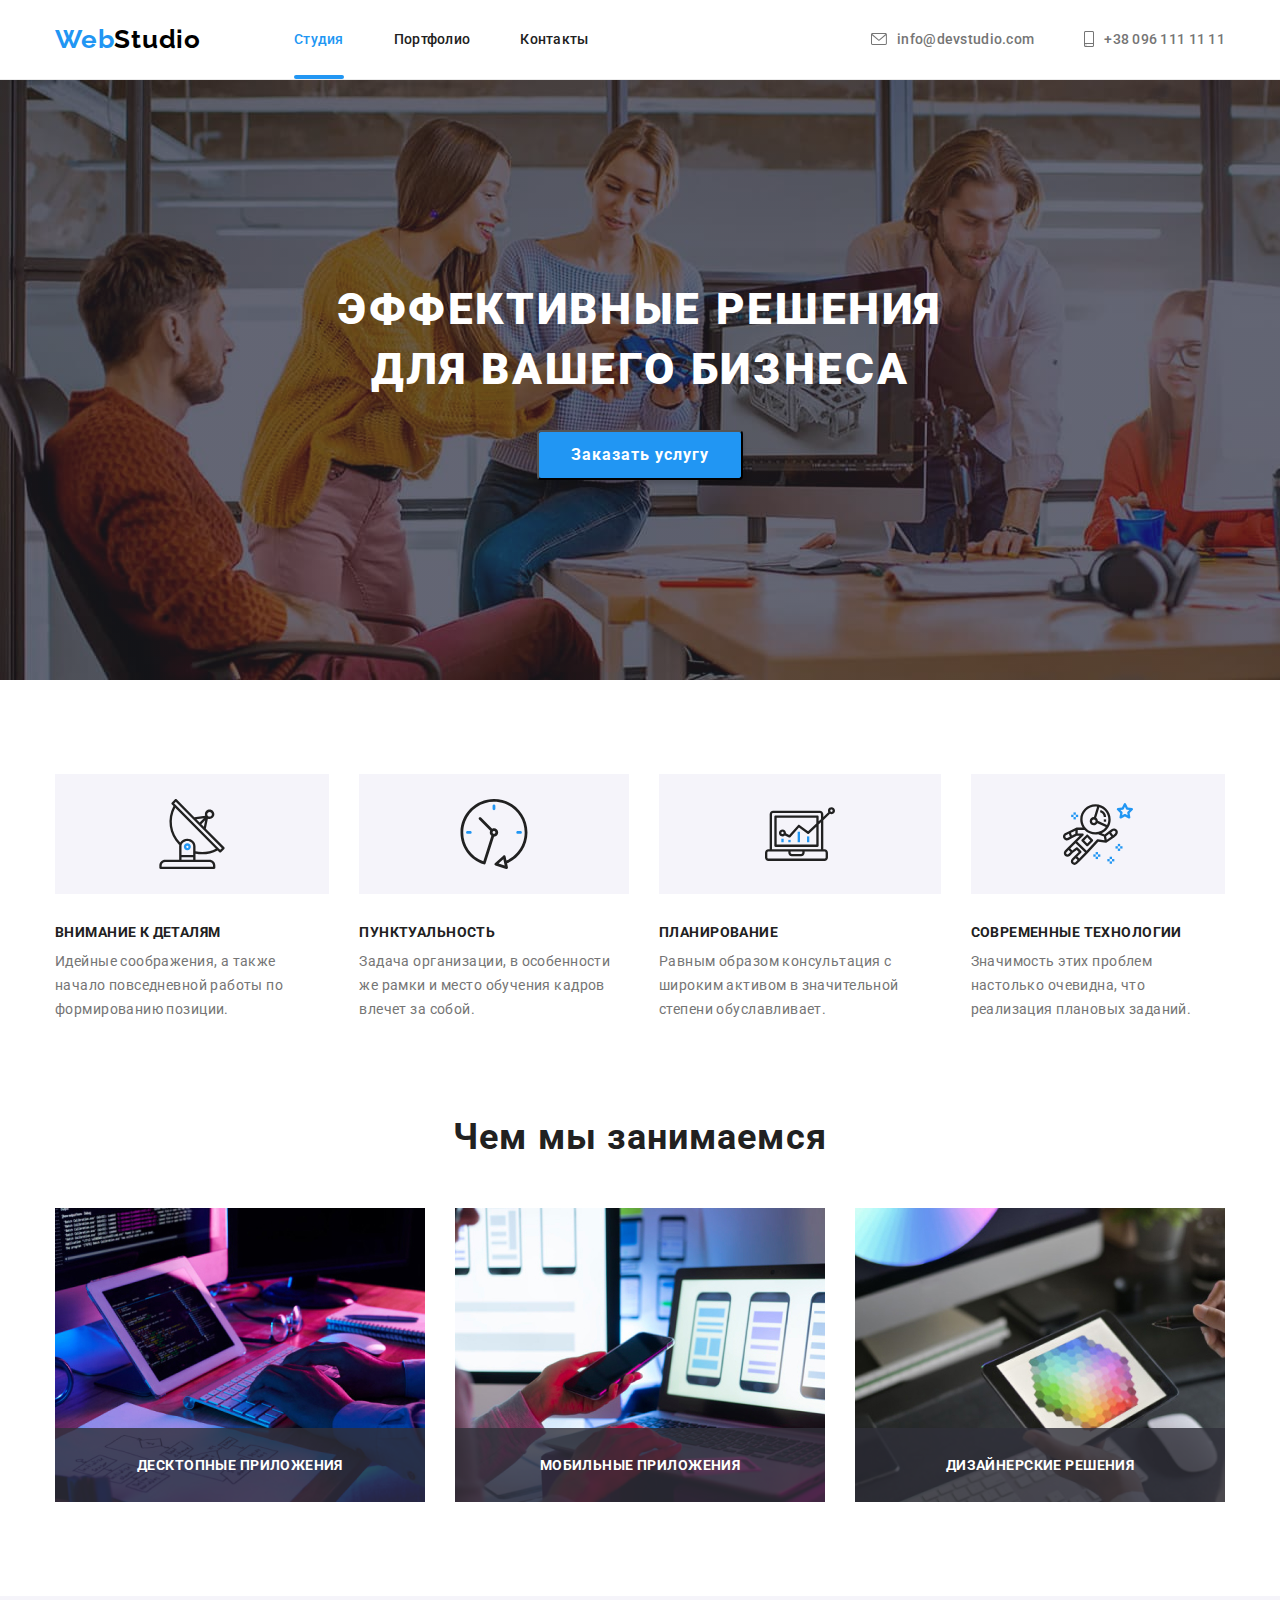
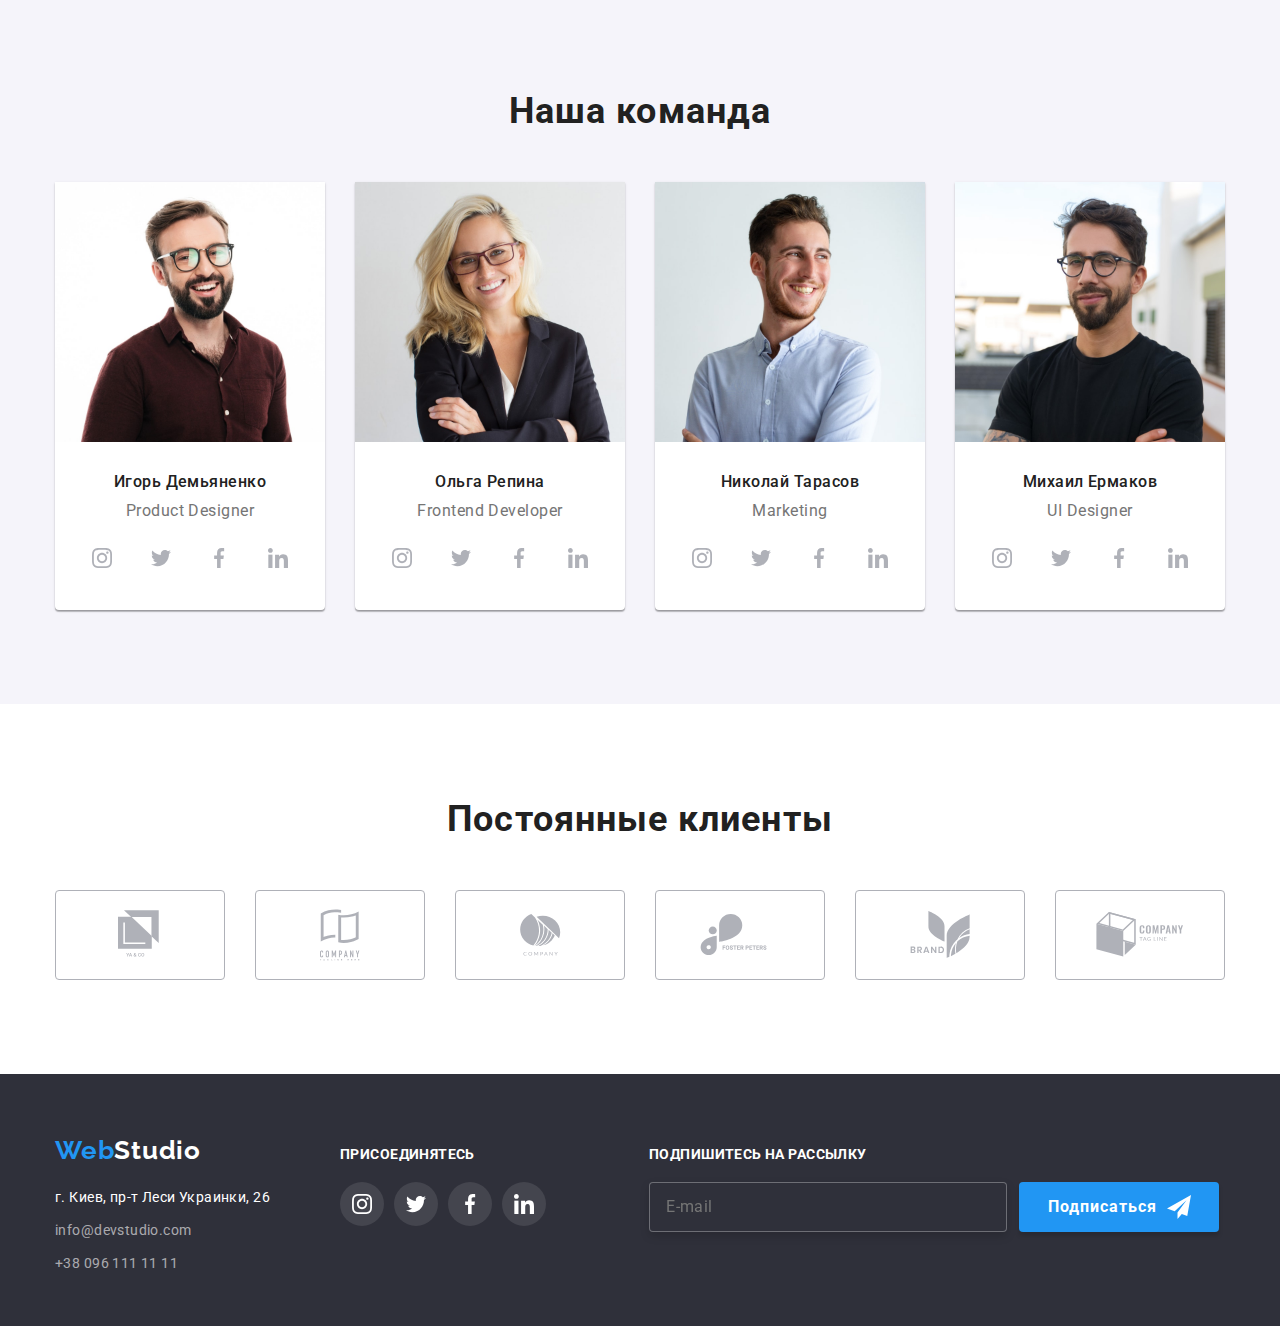
<file: index.html>
<!DOCTYPE html>
<html lang="ru">

<head>
    <meta charset="UTF-8" />
    <meta name="viewport" content="width=device-width, initial-scale=1.0" />
    <title>WebStudio</title>
    <link rel="stylesheet" href="https://cdnjs.cloudflare.com/ajax/libs/modern-normalize/1.0.0/modern-normalize.min.css">
    <link rel="preconnect" href="https://fonts.gstatic.com" />
    <link
        href="https://fonts.googleapis.com/css2?family=Raleway:wght@700&family=Roboto:wght@400;500;700;900&display=swap"
        rel="stylesheet" />
    <link rel="stylesheet" href="https://cdnjs.cloudflare.com/ajax/libs/animate.css/4.1.1/animate.min.css" />
    <link rel="stylesheet" href="./css/styles.css" />
</head>

<body>
    <header class="header">
        <div class="container">
            <nav class="nav">
                <a class="logo link" href="" lang="en">
                    <span style="color: #2196f3">Web</span><span style="color: #000;">Studio</span>
                </a>
                <ul class="nav-list list">
                    <li class="nav-list-item">
                        <a class="nav-list-link link current" href="./index.html">Студия</a>
                    </li>
                    <li class="nav-list-item">
                        <a class="nav-list-link link" href="./portfolio.html">Портфолио</a>
                    </li>
                    <li class="nav-list-item">
                        <a class="nav-list-link link" href="#">Контакты</a>
                    </li>
                </ul>
            </nav>
            <ul class="address list">
                <li class="address-list-item"> 
                    <a class="header-mail link" href="mailto:info@devstudio.com">
                        <svg class="header-mail-icon">
                            <use href="./images/sprite.svg#icon-envelope"></use>
                        </svg>
                    info@devstudio.com</a>
                </li>
                <li class="address-list-item">
                    <a class="header-tel link" href="tel:+380961111111">
                        <svg class="header-tel-icon">
                            <use href="./images/sprite.svg#icon-smartphone"></use>
                        </svg>
                    +38 096 111 11 11</a>
                </li>
            </ul>
        </div>        
    </header>

    <main>

        <!-- Hero -->

        <section class="hero">
            <div class="container hero-list">
                <h1 class="hero-title">Эффективные решения для вашего бизнеса</h1>
                <button class="hero-button" type="button" data-modal-open>Заказать услугу</button>
            </div>      
        </section>

        <!-- About -->

        <section class="about">
            <div class="container">
                <h2 class="visually-hidden">Чем мы занимаемся</h2>
                <ul class="about-list list">
                    <li class="about-list-item icon-antenna">
                        <h3 class="about-title">Внимание к деталям</h3>
                        <p class="description">
                            Идейные соображения, а также начало повседневной работы по
                            формированию позиции.
                        </p>
                    </li>
                    <li class="about-list-item icon-clock">
                        <h3 class="about-title">Пунктуальность</h3>
                        <p class="description">
                            Задача организации, в особенности же рамки и место обучения кадров
                            влечет за собой.
                        </p>
                    </li>
                    <li class="about-list-item icon-diagram">
                        <h3 class="about-title">Планирование</h3>
                        <p class="description">
                            Равным образом консультация с широким активом в значительной
                            степени обуславливает.
                        </p>
                    </li>
                    <li class="about-list-item icon-astronaut">
                        <h3 class="about-title">Современные технологии</h3>
                        <p class="description">
                            Значимость этих проблем настолько очевидна, что реализация
                            плановых заданий.
                        </p>
                    </li>
                </ul>
            </div>          
        </section>

        <!-- About-img -->

        <section class="about-img section">
            <div class="container">
                <h2 class="title">Чем мы занимаемся</h2>
                <ul class="about-img-list list">
                    <li class="about-img-list-item">
                        <p class="about-img-overlay">Десктопные приложения</p>
                        <img class="about-img-list-img" src="./images/about-img/about-img-1.jpg" alt="Верстка на таблете" width="370"
                            height="294" />
                    </li>
                    <li class="about-img-list-item">
                        <p class="about-img-overlay">Мобильные приложения</p>
                        <img class="about-img-list-img" src="./images/about-img/about-img-2.jpg" alt="Инструкция для телефона" width="370"
                            height="294" />                                                                     
                    </li>
                    <li class="about-img-list-item">
                        <p class="about-img-overlay">Дизайнерские решения</p>
                        <img class="about-img-list-img" src="./images/about-img/about-img-3.jpg" alt="Выбор цвета на таблете" width="370"
                            height="294" />                                              
                    </li>
                </ul>     
            </div>            
        </section>

        <!-- Team -->

        <section class="team section">
            <div class="container">
                <h2 class="title">Наша команда</h2>
                <ul class="team-list list">
                    <li class="team-list-item">
                        <img class="team-list-img" src="./images/team/Team-img-1.jpg" alt="Игорь Демьяненко" width="270" height="260" />
                        <div class="team-list-wrapper">
                            <h3 class="team-list-title">Игорь Демьяненко</h3>
                            <p class="team-list-undertitle" lang="en">Product Designer</p>
                            <ul class="social-list list">
                                <li class="social-list-item">
                                    <a class="social-list-link" href="">
                                        <svg class="social-list-icon">
                                            <use href="./images/sprite.svg#icon-instagram"></use>
                                        </svg>
                                    </a>
                                </li>
                                <li class="social-list-item">
                                    <a class="social-list-link" href="">
                                        <svg class="social-list-icon">
                                            <use href="./images/sprite.svg#icon-twitter"></use>
                                        </svg>
                                    </a>
                                </li>
                                <li class="social-list-item">
                                    <a class="social-list-link" href="">
                                        <svg class="social-list-icon">
                                            <use href="./images/sprite.svg#icon-facebook"></use>
                                        </svg>
                                    </a>
                                </li>
                                <li class="social-list-item">
                                    <a class="social-list-link" href="">
                                        <svg class="social-list-icon">
                                            <use href="./images/sprite.svg#icon-linkedin"></use>
                                        </svg>
                                    </a>
                                </li>
                            </ul>
                        </div>                        
                    </li>
                    <li class="team-list-item">
                        <img class="team-list-img" src="./images/team/Team-img-2.jpg" alt="Ольга Репина" width="270" height="260" />
                        <div class="team-list-wrapper">
                            <h3 class="team-list-title">Ольга Репина</h3>
                            <p class="team-list-undertitle" lang="en">Frontend Developer</p>
                            <ul class="social-list list">
                                <li class="social-list-item">
                                    <a class="social-list-link" href="">
                                        <svg class="social-list-icon">
                                            <use href="./images/sprite.svg#icon-instagram"></use>
                                        </svg>
                                    </a>
                                </li>
                                <li class="social-list-item">
                                    <a class="social-list-link" href="">
                                        <svg class="social-list-icon">
                                            <use href="./images/sprite.svg#icon-twitter"></use>
                                        </svg>
                                    </a>
                                </li>
                                <li class="social-list-item">
                                    <a class="social-list-link" href="">
                                        <svg class="social-list-icon">
                                            <use href="./images/sprite.svg#icon-facebook"></use>
                                        </svg>
                                    </a>
                                </li>
                                <li class="social-list-item">
                                    <a class="social-list-link" href="">
                                        <svg class="social-list-icon">
                                            <use href="./images/sprite.svg#icon-linkedin"></use>
                                        </svg>
                                    </a>
                                </li>
                            </ul>
                        </div>                        
                    </li>
                    <li class="team-list-item">
                        <img class="team-list-img" src="./images/team/Team-img-3.jpg" alt="Николай Тарасов" width="270" height="260" />
                        <div class="team-list-wrapper">
                            <h3 class="team-list-title">Николай Тарасов</h3>
                            <p class="team-list-undertitle" lang="en">Marketing</p>
                            <ul class="social-list list">
                                <li class="social-list-item">
                                    <a class="social-list-link" href="">
                                        <svg class="social-list-icon">
                                            <use href="./images/sprite.svg#icon-instagram"></use>
                                        </svg>
                                    </a>
                                </li>
                                <li class="social-list-item">
                                    <a class="social-list-link" href="">
                                        <svg class="social-list-icon">
                                            <use href="./images/sprite.svg#icon-twitter"></use>
                                        </svg>
                                    </a>
                                </li>
                                <li class="social-list-item">
                                    <a class="social-list-link" href="">
                                        <svg class="social-list-icon">
                                            <use href="./images/sprite.svg#icon-facebook"></use>
                                        </svg>
                                    </a>
                                </li>
                                <li class="social-list-item">
                                    <a class="social-list-link" href="">
                                        <svg class="social-list-icon">
                                            <use href="./images/sprite.svg#icon-linkedin"></use>
                                        </svg>
                                    </a>
                                </li>
                            </ul>
                        </div>                        
                    </li>
                    <li class="team-list-item">
                        <img class="team-list-img" src="./images/team/Team-img-4.jpg" alt="Михаил Ермаков" width="270" height="260" />
                        <div class="team-list-wrapper">
                            <h3 class="team-list-title">Михаил Ермаков</h3>
                            <p class="team-list-undertitle" lang="en">UI Designer</p>
                            <ul class="social-list list">
                                <li class="social-list-item">
                                    <a class="social-list-link" href="">
                                        <svg class="social-list-icon">
                                            <use href="./images/sprite.svg#icon-instagram"></use>
                                        </svg>
                                    </a>
                                </li>
                                <li class="social-list-item">
                                    <a class="social-list-link" href="">
                                        <svg class="social-list-icon">
                                            <use href="./images/sprite.svg#icon-twitter"></use>
                                        </svg>
                                    </a>
                                </li>
                                <li class="social-list-item">
                                    <a class="social-list-link" href="">
                                        <svg class="social-list-icon">
                                            <use href="./images/sprite.svg#icon-facebook"></use>
                                        </svg>
                                    </a>
                                </li>
                                <li class="social-list-item">
                                    <a class="social-list-link" href="">
                                        <svg class="social-list-icon">
                                            <use href="./images/sprite.svg#icon-linkedin"></use>
                                        </svg>
                                    </a>
                                </li>
                            </ul>
                        </div>                        
                    </li>
                </ul>
            </div>            
        </section>

        <!-- Clients -->
        
        <section class="clients section">
            <div class="container">
                <h2 class="title">Постоянные клиенты</h2>
                <ul class="client-list list">
                    <li class="client-list-item">
                        <a class="client-list-link" href="">
                            <svg class="client-list-icon logo-1">
                                <use href="./images/sprite.svg#icon-logo-1"></use>
                            </svg>
                        </a>
                    </li>
                    <li class="client-list-item">
                        <a class="client-list-link" href="">
                            <svg class="client-list-icon logo-2">
                                <use href="./images/sprite.svg#icon-logo-2"></use>
                            </svg>
                        </a>
                    </li>
                    <li class="client-list-item">
                        <a class="client-list-link" href="">
                            <svg class="client-list-icon logo-3">
                                <use href="./images/sprite.svg#icon-logo-3"></use>
                            </svg>
                        </a>
                    </li>
                    <li class="client-list-item">
                        <a class="client-list-link" href="">
                            <svg class="client-list-icon logo-4">
                                <use href="./images/sprite.svg#icon-logo-4"></use>
                            </svg>
                        </a>
                    </li>
                    <li class="client-list-item">
                        <a class="client-list-link" href="">
                            <svg class="client-list-icon logo-5">
                                <use href="./images/sprite.svg#icon-logo-5"></use>
                            </svg>
                        </a>
                    </li>
                    <li class="client-list-item">
                        <a class="client-list-link" href="">
                            <svg class="client-list-icon logo-6">
                                <use href="./images/sprite.svg#icon-logo-6"></use>
                            </svg>
                        </a>
                    </li>
                </ul>
            </div>
        </section>
    </main>

    <footer class="footer">
        <div class="container footer-container">
            <div class="footer-list">
                <a class="logo link" href="" lang="en">
                    <span style="color: #2196f3">Web</span><span style="color: #FFFFFF;">Studio</span>
                </a>
                <address class="address">
                    <ul class="footer-address-list list">
                        <li class="footer-address-list-item">
                            <a class="footer-maps link" href="https://goo.gl/maps/vr6gKgK28h6Q88zH9" target="_blank">г. Киев, пр-т
                                Леси Украинки, 26</a>
                        </li>
                        <li class="footer-address-list-item">
                            <a class="footer-link link" href="mailto:info@devstudio.com">info@devstudio.com</a>
                        </li>
                        <li class="footer-address-list-item">
                            <a class="footer-tel link" href="tel:+380961111111">+38 096 111 11 11</a>
                        </li>
                    </ul>
                </address>
            </div>            
            <div class="footer-list">
                <p class="footer-undertitle">ПРИСОЕДИНЯТЕСЬ</p>
                <ul class="social-list list">
                    <li class="social-list-item">
                        <a class="footer-social-list-link" href="">
                            <svg class="footer-social-list-icon">
                                <use href="./images/sprite.svg#icon-instagram"></use>
                            </svg>
                        </a>
                    </li>
                    <li class="social-list-item">
                        <a class="footer-social-list-link" href="">
                            <svg class="footer-social-list-icon">
                                <use href="./images/sprite.svg#icon-twitter"></use>
                            </svg>
                        </a>
                    </li>
                    <li class="social-list-item">
                        <a class="footer-social-list-link" href="">
                            <svg class="footer-social-list-icon">
                                <use href="./images/sprite.svg#icon-facebook"></use>
                            </svg>
                        </a>
                    </li>
                    <li class="social-list-item">
                        <a class="footer-social-list-link" href="">
                            <svg class="footer-social-list-icon">
                                <use href="./images/sprite.svg#icon-linkedin"></use>
                            </svg>
                        </a>
                    </li>
                </ul>
            </div>
            <div class="footer-subscribe">
                <p class="footer-undertitle">Подпишитесь на рассылку</p>
                <form action="#" class="footer-form">
                    <input type="email" class="footer-form-input" name="footer-email" placeholder="E-mail">
                    <button type="submit" class="footer-form-button">Подписаться
                        <svg class="footer-icon">
                            <use href="./images/sprite.svg#icon-send"></use>
                        </svg>
                    </button>
                </form>
            </div>
        </div>        
    </footer>

    <div class="backdrop is-hidden" data-modal>
        <div class="modal">
            <button type="button" class="close-button" data-modal-close>
                <svg class="close-button-icon">
                    <use href="./images/sprite.svg#icon-close-black-18dp"></use>
                </svg>
            </button>
            <form action="#" class="modal-form">
                <p class="modal-title">Оставьте свои данные, мы вам перезвоним</p>
                <label  class="modal-form-field">
                    <p class="modal-undertitle">Имя</p> 
                    <span class="model-form-input-wrapper">
                        <input type="text" name="user-name" class="modal-form-input">
                        <svg class="modal-form-icon">
                            <use href="./images/sprite.svg#icon-person"></use>
                        </svg>
                    </span>
                    
                </label>
                <label  class="modal-form-field">
                    <p class="modal-undertitle">Телефон</p> 
                    <span class="model-form-input-wrapper">
                        <input type="tel" name="user-tel" class="modal-form-input">
                        <svg class="modal-form-icon">
                            <use href="./images/sprite.svg#icon-phone"></use>
                        </svg>
                    </span>                    
                </label>
                <label  class="modal-form-field">
                    <p class="modal-undertitle">Почта</p> 
                    <span class="model-form-input-wrapper">
                        <input type="email" name="user-email" class="modal-form-input">
                        <svg class="modal-form-icon">
                            <use href="./images/sprite.svg#icon-email"></use>
                        </svg>
                    </span>                    
                </label>
                <label  class="modal-form-field">
                    <p class="modal-undertitle">Комметарий</p> 
                    <textarea class="modal-form-message" name="user-message" placeholder="Введите текст"></textarea>                  
                </label>
                <input id="user-policy" type="checkbox" name="user-policy" value="accept-policy" class="modal-form-policy visually-hidden">
                <label for="user-policy" class="modal-form-policy-text">Соглашаюсь с рассылкой и принимаю <a href="">Условия договора</a></label>
                <button type="submit" class="modal-form-button">Отправить</button>
            </form>
        </div>
    </div>    
    <script src="./js/modal.js"></script>
</body>

</html>
</file>
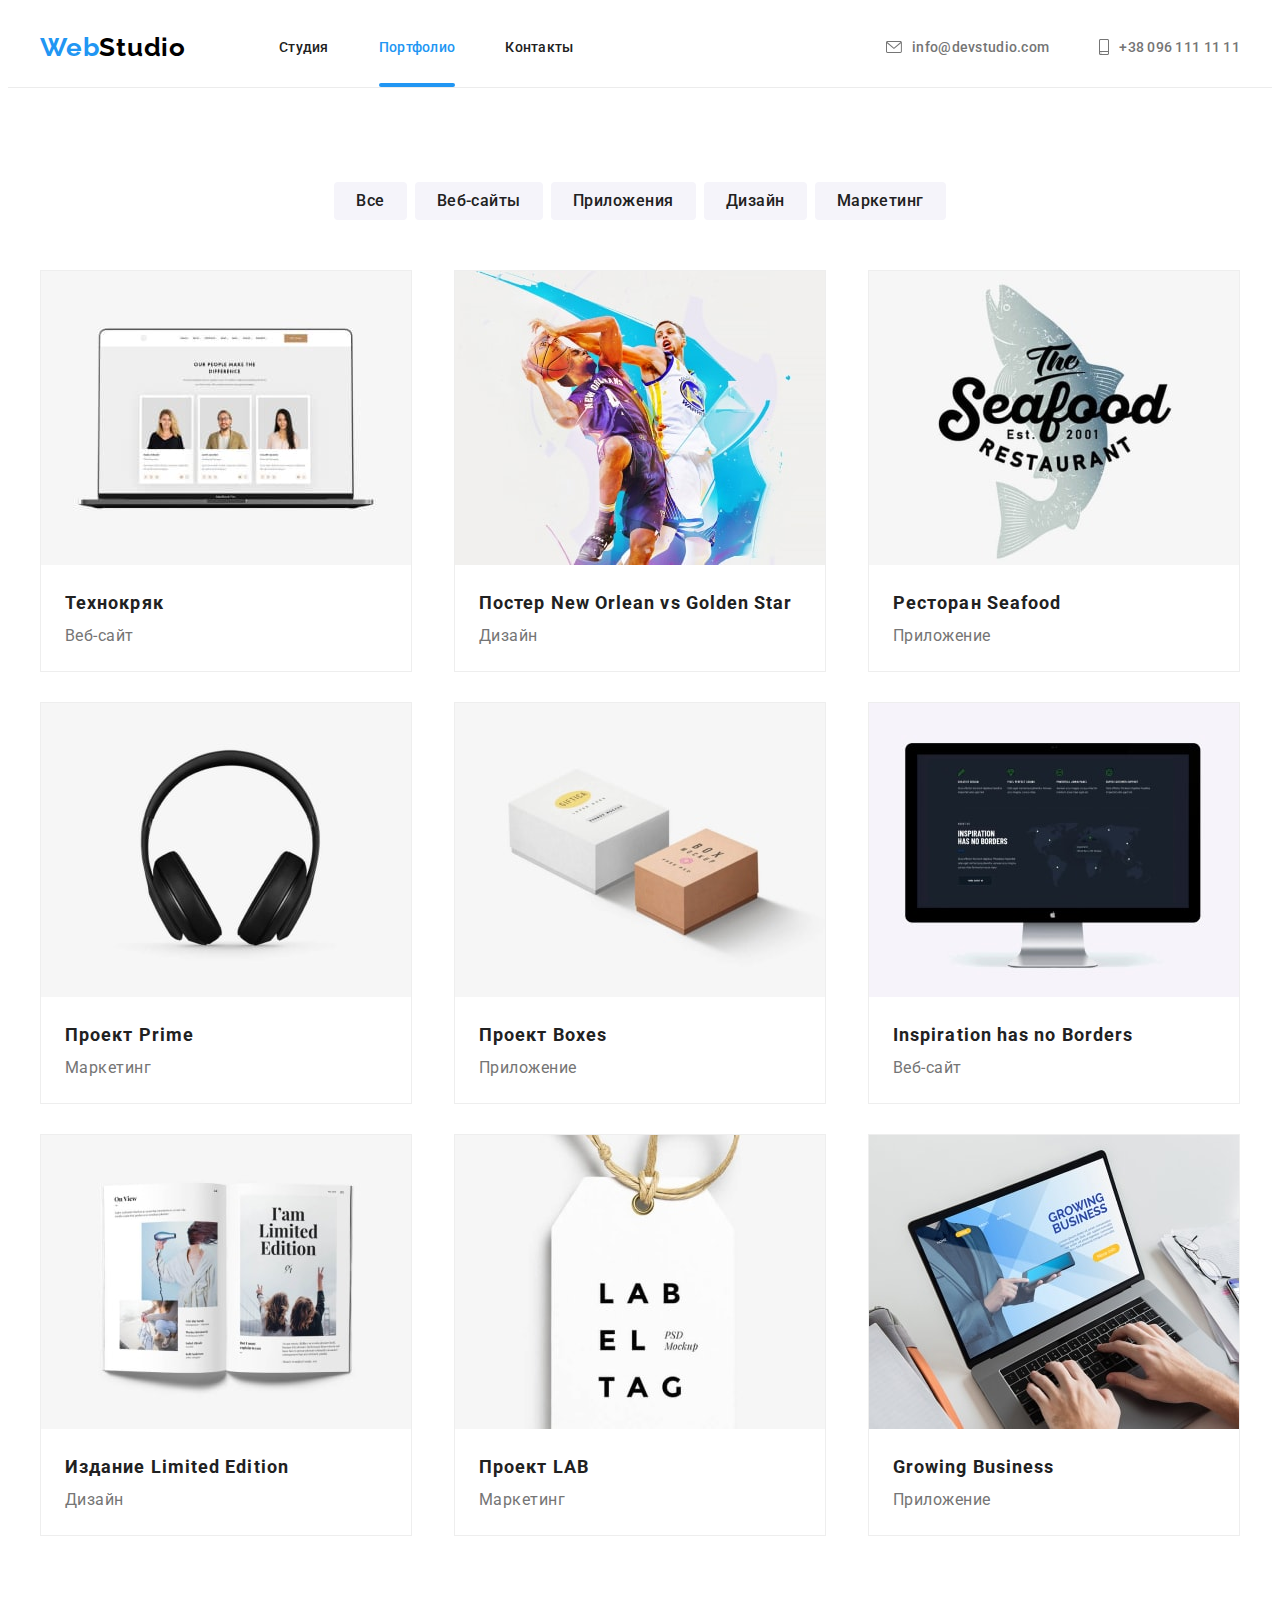
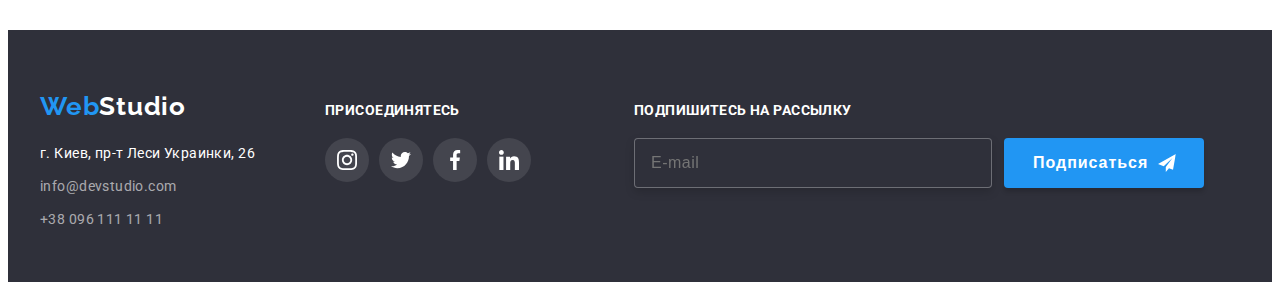
<file: portfolio.html>
<!DOCTYPE html>
<html lang="ru">

<head>
    <meta charset="UTF-8" />
    <meta name="viewport" content="width=device-width, initial-scale=1.0" />
    <title>WebStudio</title>
    <link rel="preconnect" href="https://fonts.gstatic.com" />
    <link
        href="https://fonts.googleapis.com/css2?family=Raleway:wght@700&family=Roboto:wght@400;500;700;900&display=swap"
        rel="stylesheet" />
    <link rel="stylesheet" href="./css/styles.css" />
</head>

<body>
    <header class="header">
        <div class="container">
            <nav class="nav">
                <a class="logo link" href="" lang="en">
                    <span style="color: #2196f3">Web</span><span style="color: #000;">Studio</span>
                </a>
                <ul class="nav-list list">
                    <li class="nav-list-item">
                        <a class="nav-list-link link" href="./index.html">Студия</a>
                    </li>
                    <li class="nav-list-item">
                        <a class="nav-list-link link current" href="./portfolio.html">Портфолио</a>
                    </li>
                    <li class="nav-list-item">
                        <a class="nav-list-link link" href="#">Контакты</a>
                    </li>
                </ul>
            </nav>
            <ul class="address list">
                <li class="address-list-item">
                    <a class="header-mail link" href="mailto:info@devstudio.com">
                        <svg class="header-mail-icon">
                            <use href="./images/sprite.svg#icon-envelope"></use>
                        </svg>
                        info@devstudio.com</a>
                </li>
                <li class="address-list-item">
                    <a class="header-tel link" href="tel:+380961111111">
                        <svg class="header-tel-icon">
                            <use href="./images/sprite.svg#icon-smartphone"></use>
                        </svg>
                        +38 096 111 11 11</a>
                </li>
            </ul>
        </div>
    </header>

    <main>
        <section class="portfolio section">
            <div class="container">
                <h1 class="visually-hidden">portfolio</h1>
                <ul class="portfolio-button-list list">
                    <li class="portfolio-button-list-item"><button class="portfolio-button" type="button">Все</button></li>
                    <li class="portfolio-button-list-item"><button class="portfolio-button" type="button">Веб-сайты</button></li>
                    <li class="portfolio-button-list-item"><button class="portfolio-button" type="button">Приложения</button></li>
                    <li class="portfolio-button-list-item"><button class="portfolio-button" type="button">Дизайн</button></li>
                    <li class="portfolio-button-list-item"><button class="portfolio-button" type="button">Маркетинг</button></li>
                </ul>
                <!-- ul>li*9>a>img+h2+p -->
                <ul class="portfolio-list list">
                    <li class="portfolio-list-item">
                        <a class="portfolio-list-link link" href="#">
                            <div class="portfolio-list-img-wrapper">
                                <img src="./images/portfolio/portfolio-img-1.jpg" alt="Лептоп">
                                <p class="overlay">
                                    Технокряк это современная площадка распространения коронавируса. Компании используют эту платформу для цифрового
                                    шпионажа и атак на защищённые сервера конкурентов.
                                </p>
                            </div>
                            <div class="portfolio-list-wrapper">
                                <h2 class="portfolio-list-title">Технокряк</h2>
                                <p class="portfolio-list-text">Веб-сайт</p>
                            </div>                          
                        </a>
                    </li>
                    <li class="portfolio-list-item">
                        <a class="portfolio-list-link link" href="#">
                            <div class="portfolio-list-img-wrapper">
                                <img src="./images/portfolio/portfolio-img-2.jpg" alt="Баскетбольный постер">
                                <p class="overlay">
                                    Технокряк это современная площадка распространения коронавируса. Компании используют эту платформу для цифрового
                                    шпионажа и атак на защищённые сервера конкурентов.
                                </p>
                            </div>
                            <div class="portfolio-list-wrapper">
                                <h2 class="portfolio-list-title">Постер New Orlean vs Golden Star</h2>
                                <p class="portfolio-list-text">Дизайн</p>
                            </div>                            
                        </a>
                    </li>
                    <li class="portfolio-list-item">                       
                        <a class="portfolio-list-link link" href="#">
                            <div class="portfolio-list-img-wrapper">
                                <img src="./images/portfolio/portfolio-img-3.jpg" alt="Логотип ресторана">
                                <p class="overlay">
                                    Технокряк это современная площадка распространения коронавируса. Компании используют эту платформу для цифрового
                                    шпионажа и атак на защищённые сервера конкурентов.
                                </p>
                            </div>
                            <div class="portfolio-list-wrapper">
                                <h2 class="portfolio-list-title">Ресторан Seafood</h2>
                                <p class="portfolio-list-text">Приложение</p>
                            </div>                           
                        </a>
                    </li>
                    <li class="portfolio-list-item">
                        <a class="portfolio-list-link link" href="#">
                            <div class="portfolio-list-img-wrapper">
                                <img src="./images/portfolio/portfolio-img-4.jpg" alt="Наушники">
                                <p class="overlay">
                                    Технокряк это современная площадка распространения коронавируса. Компании используют эту платформу для цифрового
                                    шпионажа и атак на защищённые сервера конкурентов.
                                </p>
                            </div>
                            <div class="portfolio-list-wrapper">
                                <h2 class="portfolio-list-title">Проект Prime</h2>
                                <p class="portfolio-list-text">Маркетинг</p>
                            </div>                            
                        </a>
                    </li>
                    <li class="portfolio-list-item">
                        <a class="portfolio-list-link link" href="#">
                            <div class="portfolio-list-img-wrapper">
                                <img src="./images/portfolio/portfolio-img-5.jpg" alt="Коробки">
                                <p class="overlay">
                                    Технокряк это современная площадка распространения коронавируса. Компании используют эту платформу для цифрового
                                    шпионажа и атак на защищённые сервера конкурентов.
                                </p>
                            </div>
                            <div class="portfolio-list-wrapper">
                                <h2 class="portfolio-list-title">Проект Boxes</h2>
                                <p class="portfolio-list-text">Приложение</p>
                            </div>                            
                        </a>
                    </li>
                    <li class="portfolio-list-item">
                        <a class="portfolio-list-link link" href="#">
                            <div class="portfolio-list-img-wrapper">
                                <img src="./images/portfolio/portfolio-img-6.jpg" alt="Монитор">
                                <p class="overlay">
                                    Технокряк это современная площадка распространения коронавируса. Компании используют эту платформу для цифрового
                                    шпионажа и атак на защищённые сервера конкурентов.
                                </p>
                            </div>
                            <div class="portfolio-list-wrapper">
                                <h2 class="portfolio-list-title">Inspiration has no Borders</h2>
                                <p class="portfolio-list-text">Веб-сайт</p>
                            </div>                            
                        </a>
                    </li>
                    <li class="portfolio-list-item">
                        <a class="portfolio-list-link link" href="#">
                            <div class="portfolio-list-img-wrapper">
                                <img src="./images/portfolio/portfolio-img-7.jpg" alt="Книга">
                                <p class="overlay">
                                    Технокряк это современная площадка распространения коронавируса. Компании используют эту платформу для цифрового
                                    шпионажа и атак на защищённые сервера конкурентов.
                                </p>
                            </div>
                            <div class="portfolio-list-wrapper">
                                <h2 class="portfolio-list-title">Издание Limited Edition</h2>
                                <p class="portfolio-list-text">Дизайн</p>
                            </div>                            
                        </a>
                    </li>
                    <li class="portfolio-list-item">
                        <a class="portfolio-list-link link" href="#">
                            <div class="portfolio-list-img-wrapper">
                                <img src="./images/portfolio/portfolio-img-8.jpg" alt="Этикетка">
                                <p class="overlay">
                                    Технокряк это современная площадка распространения коронавируса. Компании используют эту платформу для цифрового
                                    шпионажа и атак на защищённые сервера конкурентов.
                                </p>
                            </div>
                            <div class="portfolio-list-wrapper">
                                <h2 class="portfolio-list-title">Проект LAB</h2>
                                <p class="portfolio-list-text">Маркетинг</p>
                            </div>                            
                        </a>
                    </li>
                    <li class="portfolio-list-item">
                        <a class="portfolio-list-link link" href="#">
                            <div class="portfolio-list-img-wrapper">
                                <img src="./images/portfolio/portfolio-img-9.jpg" alt="Работа за лептопом">
                                <p class="overlay">
                                    Технокряк это современная площадка распространения коронавируса. Компании используют эту платформу для цифрового
                                    шпионажа и атак на защищённые сервера конкурентов.
                                </p>
                            </div>                            
                            <div class="portfolio-list-wrapper">
                                <h2 class="portfolio-list-title">Growing Business</h2>
                                <p class="portfolio-list-text">Приложение</p>
                            </div>                            
                        </a>
                    </li>
                </ul>
            </div>
        </section>              
    </main>

    <footer class="footer">
        <div class="container footer-container">
            <div class="footer-list">
                <a class="logo link" href="" lang="en">
                    <span style="color: #2196f3">Web</span><span style="color: #FFFFFF;">Studio</span>
                </a>
                <address class="address">
                    <ul class="footer-address-list list">
                        <li class="footer-address-list-item">
                            <a class="footer-maps link" href="https://goo.gl/maps/vr6gKgK28h6Q88zH9" target="_blank">г.
                                Киев, пр-т
                                Леси Украинки, 26</a>
                        </li>
                        <li class="footer-address-list-item">
                            <a class="footer-link link" href="mailto:info@devstudio.com">info@devstudio.com</a>
                        </li>
                        <li class="footer-address-list-item">
                            <a class="footer-tel link" href="tel:+380961111111">+38 096 111 11 11</a>
                        </li>
                    </ul>
                </address>
            </div>
            <div class="footer-list">
                <p class="footer-undertitle">ПРИСОЕДИНЯТЕСЬ</p>
                <ul class="social-list list">
                    <li class="social-list-item">
                        <a class="footer-social-list-link" href="">
                            <svg class="footer-social-list-icon">
                                <use href="./images/sprite.svg#icon-instagram"></use>
                            </svg>
                        </a>
                    </li>
                    <li class="social-list-item">
                        <a class="footer-social-list-link" href="">
                            <svg class="footer-social-list-icon">
                                <use href="./images/sprite.svg#icon-twitter"></use>
                            </svg>
                        </a>
                    </li>
                    <li class="social-list-item">
                        <a class="footer-social-list-link" href="">
                            <svg class="footer-social-list-icon">
                                <use href="./images/sprite.svg#icon-facebook"></use>
                            </svg>
                        </a>
                    </li>
                    <li class="social-list-item">
                        <a class="footer-social-list-link" href="">
                            <svg class="footer-social-list-icon">
                                <use href="./images/sprite.svg#icon-linkedin"></use>
                            </svg>
                        </a>
                    </li>
                </ul>
            </div>
            <div class="footer-subscribe">
                <p class="footer-undertitle">Подпишитесь на рассылку</p>
                <form action="#" class="footer-form">
                    <input type="email" class="footer-form-input" name="footer-email" placeholder="E-mail">
                    <button type="submit" class="footer-form-button">Подписаться
                        <svg class="footer-icon">
                            <use href="./images/sprite.svg#icon-send"></use>
                        </svg>
                    </button>
                </form>
            </div>
        </div>
    </footer>
</body>

</html>
</file>
<file: css/styles.css>
:root {
  --main-font: 'Roboto', sans-serif;
  --secondary-font: 'Raleway', sans-serif;
  --accent-color: #2196f3;
  --main-text-color: #212121;
  --secondary-text-color: #000000;
  --link-color: #757575;
  --white-color: #ffffff;
  --icon-color: #afb1b8;
  --timing-function: cubic-bezier(0.4, 0, 0.2, 1);
}

/* * {
  outline: 1px solid tomato;
} */

body {
  font-family: var(--main-font);
}

.link {
  text-decoration: none;
}

.list {
  list-style: none;
}

h1,
h2,
h3,
h4 {
  margin: 0;
}

ul {
  padding: 0;
  margin: 0;
}

img {
  display: block;
}

p {
  margin: 0;
}

.container {
  width: 1200px;
  padding: 0 15px;
  margin: auto;
}

.section {
  padding: 94px 0px;
}

/* ==========Components========== */

.visually-hidden {
  position: absolute;
  width: 1px;
  height: 1px;
  margin: -1px;
  border: 0;
  padding: 0;

  white-space: nowrap;
  clip-path: inset(100%);
  clip: rect(0 0 0 0);
  overflow: hidden;
}

/* ==========End Components========== */

/* ==========Header========== */

.header {
  padding-top: 24px;
  padding-bottom: 24px;
  border-bottom: 1px solid #ececec;
}

.header .container {
  display: flex;
  align-items: center;
}

.header .logo {
  margin-right: 93px;
}

.header .address {
  margin-left: auto;
}

.nav-list-item:not(:last-child),
.address-list-item:not(:last-child) {
  margin-right: 50px;
}

.nav {
  display: flex;
  align-items: center;
}

.logo {
  font-family: var(--secondary-font);
  font-weight: 700;
  font-size: 26px;
  line-height: 1.192;
  letter-spacing: 0.03em;
}

.nav-list-link {
  font-weight: 500;
  font-size: 14px;
  line-height: 1.143;
  letter-spacing: 0.02em;
  color: var(--main-text-color);
}

.header-mail,
.header-tel {
  display: flex;
  font-weight: 500;
  font-size: 14px;
  line-height: 1.143;
  letter-spacing: 0.02em;
  color: var(--link-color);
  align-items: center;
  transition: color 250ms var(--timing-function);
}

.header-mail-icon {
  margin-right: 10px;
  width: 16px;
  height: 12px;
  fill: var(--link-color);
  transition: fill 250ms var(--timing-function);
}

.header-tel-icon {
  margin-right: 10px;
  width: 10px;
  height: 16px;
  fill: var(--link-color);
  transition: fill 250ms var(--timing-function);
}

.nav-list {
  display: flex;
  color: var(--main-text-color);
}

.nav-list-link {
  display: block;
  position: relative;
  transition: color 250ms var(--timing-function);
}

.nav-list-link::after {
  content: '';
  position: absolute;
  left: 0;
  bottom: -32px;
  width: 100%;
  height: 4px;
  border-radius: 2px;
  background-color: var(--accent-color);

  transform: scaleX(0);
  /* opacity: 0; */
}

.nav-list-link.current {
  color: var(--accent-color);
}

.nav-list-link.current::after {
  transform: scaleX(1);
  /* opacity: 1; */
}

.address {
  display: flex;
  color: var(--link-color);
}

.nav-list-link:hover,
.nav-list-link:focus,
.header-mail:hover .header-mail-icon,
.header-mail:focus .header-mail-icon,
.header-tel:hover .header-tel-icon,
.header-tel:focus .header-tel-icon,
.header-mail:hover,
.header-mail:focus,
.header-tel:hover,
.header-tel:focus {
  color: var(--accent-color);
  fill: var(--accent-color);
}

/* ==========End Header========== */

/* ==========Hero========== */

.hero {
  /* height: 600px;
  max-width: 1600px;
  margin-left: auto;
  margin-right: auto; */
  /* background-position: center; */
  background-color: #2f303a;
  background-image: linear-gradient(
      to right,
      rgba(47, 48, 58, 0.4),
      rgba(47, 48, 58, 0.4)
    ),
    url(../images/hero/hero.jpg);
  background-repeat: no-repeat;
  background-size: cover;
}

.hero-list {
  padding-top: 200px;
  padding-bottom: 200px;
  display: flex;
  flex-direction: column;
  align-items: center;
  text-align: center;
}

.hero-title {
  font-weight: 900;
  font-size: 44px;
  line-height: 1.3636;
  letter-spacing: 0.06em;
  text-transform: uppercase;
  margin-bottom: 30px;
  width: 696px;
  color: var(--white-color);
}

.hero-button {
  min-width: 200px;
  height: 50px;
  background: var(--accent-color);
  box-shadow: 0px 4px 4px rgba(0, 0, 0, 0.15);
  border-radius: 4px;
  font-weight: 700;
  font-size: 16px;
  line-height: 1.875;
  display: flex;
  text-align: center;
  align-items: center;
  letter-spacing: 0.06em;
  cursor: pointer;
  padding: 10px 32px;
  margin: auto;
  color: var(--white-color);
}

/* ==========End Hero========== */

/* ==========About========== */

.about {
  padding-top: 94px;
}

.about-list {
  display: flex;
}

.about-list-item:not(:last-child) {
  margin-right: 30px;
}

.about-list-item::before {
  content: '';
  display: block;
  height: 120px;
  background-position: center;
  background-repeat: no-repeat;
  background-color: #f5f4fa;
  margin-bottom: 30px;
}

.icon-antenna::before {
  background-image: url(../images/about/antenna.svg);
}

.icon-clock::before {
  background-image: url(../images/about/clock.svg);
}

.icon-diagram::before {
  background-image: url(../images/about/diagram.svg);
}

.icon-astronaut::before {
  background-image: url(../images/about/astronaut.svg);
}

.about-title {
  font-weight: 700;
  font-size: 14px;
  line-height: 1.143;
  letter-spacing: 0.03em;
  text-transform: uppercase;
  color: var(--main-text-color);
  margin-bottom: 10px;
}

.description {
  font-weight: 400;
  font-size: 14px;
  line-height: 1.714;
  letter-spacing: 0.03em;
  color: var(--link-color);
}

/* ==========End About========== */

/* ==========About-img========== */

.about-img-list {
  display: flex;
}

.about-img-list-item:not(:last-child) {
  margin-right: 30px;
}

.title {
  font-weight: 700;
  font-size: 36px;
  line-height: 1.167;
  text-align: center;
  letter-spacing: 0.03em;
  color: var(--main-text-color);
  margin-bottom: 50px;
}

.about-img-list-item {
  position: relative;
}

.about-img-overlay {
  font-weight: 700;
  font-size: 14px;
  line-height: 1.143;
  text-align: center;
  letter-spacing: 0.03em;
  text-transform: uppercase;
  color: var(--white-color);
  position: absolute;
  align-items: center;
  display: flex;
  justify-content: center;
  bottom: 0;
  width: 100%;
  height: 25%;
  background-color: rgba(47, 48, 58, 0.8);
}

/* ==========End About-img========== */

/* ==========Team========== */

.team {
  background-color: #f5f4fa;
}

.team-list {
  display: flex;
}

.team-list-item:not(:last-child) {
  margin-right: 30px;
}

.team-list-item {
  box-shadow: 0px 1px 3px rgba(0, 0, 0, 0.12), 0px 1px 1px rgba(0, 0, 0, 0.14),
    0px 2px 1px rgba(0, 0, 0, 0.2);
  border-radius: 0px 0px 4px 4px;
  background-color: var(--white-color);
}

.team-list-wrapper {
  padding: 30px 10px;
}

.team-list-title {
  font-weight: 500;
  font-size: 16px;
  line-height: 1.1875;
  text-align: center;
  letter-spacing: 0.03em;
  color: var(--main-text-color);
  margin-bottom: 10px;
}

.team-list-undertitle {
  font-weight: 400;
  font-size: 16px;
  line-height: 1.1875;
  text-align: center;
  letter-spacing: 0.03em;
  color: var(--link-color);
  margin-bottom: 16px;
}

.social-list {
  display: flex;
  justify-content: space-evenly;
}

.social-list-link {
  display: flex;
  justify-content: center;
  align-items: center;
  width: 44px;
  height: 44px;
  border-radius: 50%;
  background-color: var(--white-color);
  transition: background-color 250ms var(--timing-function);
}

.social-list-link:hover .social-list-icon,
.social-list-link:focus .social-list-icon {
  fill: var(--white-color);
}

.social-list-link:hover,
.social-list-link:focus {
  background-color: var(--accent-color);
}

.social-list-icon {
  width: 20px;
  height: 20px;
  fill: var(--icon-color);
  transition: fill 250ms var(--timing-function);
}

/* ==========End Team========== */

/* ==========Clients========== */

.client-list {
  display: flex;
  justify-content: space-between;
}

.client-list-link:hover,
.client-list-link:focus {
  border-color: var(--accent-color);
}

.client-list-link {
  display: flex;
  justify-content: center;
  align-items: center;
  width: 170px;
  height: 90px;
  border: 1px solid var(--icon-color);
  box-sizing: border-box;
  border-radius: 4px;
  background-color: var(--white-color);
  transition: border 250ms var(--timing-function);
}

.client-list-link:hover .client-list-icon,
.client-list-link:focus .client-list-icon {
  fill: var(--accent-color);
}

.client-list-icon {
  fill: var(--icon-color);
  transition: fill 250ms var(--timing-function);
}

.logo-1 {
  width: 45px;
  height: 50px;
}

.logo-2 {
  width: 40px;
  height: 52px;
}

.logo-3 {
  width: 41px;
  height: 42px;
}

.logo-4 {
  width: 80px;
  height: 42px;
}

.logo-5 {
  width: 60px;
  height: 47px;
}

.logo-6 {
  width: 88px;
  height: 45px;
}

/* ==========End Clients========== */

/* ==========Footer========== */

.footer {
  background-color: #2f303a;
}

.footer-container {
  display: flex;
  align-items: baseline;
}

.footer-list {
  display: flex;
  flex-direction: column;
}

.footer-address-list-item {
  flex-direction: column;
  display: flex;
  font-style: normal;
}

.footer-maps {
  font-weight: 400;
  font-size: 14px;
  line-height: 1.714;
  letter-spacing: 0.03em;
  color: var(--white-color);
  margin-top: 20px;
  transition: color 250ms var(--timing-function);
}

.footer-link {
  margin-top: 9px;
  margin-bottom: 9px;
}

.footer-link,
.footer-tel {
  font-weight: normal;
  font-size: 14px;
  line-height: 1.714;
  letter-spacing: 0.03em;
  color: rgba(255, 255, 255, 0.6);
  transition: color 250ms var(--timing-function);
}

.footer-link:hover,
.footer-link:focus,
.footer-tel:hover,
.footer-tel.focus,
.footer-maps:hover,
.footer-maps.focus {
  color: var(--accent-color);
}

.footer-address-list {
  margin-right: 70px;
}

.footer-undertitle {
  font-weight: 700;
  font-size: 14px;
  line-height: 1.143;
  letter-spacing: 0.03em;
  text-transform: uppercase;
  color: var(--white-color);
  margin-bottom: 20px;
}

.footer-social-list-link {
  display: flex;
  justify-content: center;
  align-items: center;
  width: 44px;
  height: 44px;
  border-radius: 50%;
  background-color: rgba(255, 255, 255, 0.1);
  margin-right: 10px;
  transition: background-color 250ms var(--timing-function);
}

.footer-social-list-icon {
  width: 20px;
  height: 20px;
  fill: var(--white-color);
}

.footer-social-list-link:hover,
.footer-social-list-link:focus {
  background-color: var(--accent-color);
}

.footer-subscribe {
  margin-top: 72px;
  margin-bottom: 94px;
  margin-left: 93px;
  margin-right: 0;
}

.footer-form {
  display: flex;
  justify-content: space-between;
}

.footer-form-input {
  width: 358px;
  height: 50px;
  font-size: 16px;
  line-height: 1.25;
  display: flex;
  align-items: center;
  letter-spacing: 0.03em;
  padding-left: 16px;
  padding-top: 15px;
  padding-bottom: 15px;
  border: 1px solid rgba(255, 255, 255, 0.3);
  box-sizing: border-box;
  filter: drop-shadow(0px 4px 4px rgba(0, 0, 0, 0.15));
  border-radius: 4px;
  background-color: #2f303a;
  color: var(--white-color);
}

.footer-email::placeholder {
  color: rgba(255, 255, 255, 0.6);
}

.footer-form-button {
  width: 200px;
  height: 50px;
  background-color: var(--accent-color);
  box-shadow: 0px 4px 4px rgba(0, 0, 0, 0.15);
  border-radius: 4px;
  font-weight: 700;
  font-size: 16px;
  line-height: 1.875;
  display: flex;
  text-align: center;
  align-items: center;
  letter-spacing: 0.06em;
  color: var(--white-color);
  border: none;
  cursor: pointer;
  margin-left: 12px;
  padding-top: 10px;
  padding-bottom: 10px;
  padding-left: 29px;
  padding-right: 28px;
}

.footer-icon {
  fill: var(--white-color);
  width: 24px;
  height: 24px;
  margin-left: 10px;
}

/* ==========End Footer========== */

/* ==========Portfolio========== */

.portfolio-button-list {
  display: flex;
  margin-bottom: 20px;
  height: 38px;
  justify-content: center;
}

.portfolio-button {
  font-family: var(--main-font);
  height: 38px;
  background: #f5f4fa;
  border: none;
  padding: 6px 22px;
  border-radius: 4px;
  cursor: pointer;
  font-weight: 500;
  font-size: 16px;
  line-height: 1.625;
  text-align: center;
  letter-spacing: 0.03em;
  color: var(--main-text-color);
  transition: 250ms var(--timing-function);
}

.portfolio-button-list-item:not(:last-child) {
  margin-right: 8px;
}

.portfolio-button:hover,
.portfolio-button:focus {
  background-color: var(--accent-color);
  color: var(--white-color);
  box-shadow: 0px 3px 1px rgba(0, 0, 0, 0.1), 0px 1px 2px rgba(0, 0, 0, 0.08),
    0px 2px 2px rgba(0, 0, 0, 0.12);
}

.portfolio-list {
  display: flex;
  flex-wrap: wrap;
  justify-content: space-between;
}

.portfolio-list-item {
  margin-top: 30px;
  background: var(--white-color);
  border: 1px solid #eeeeee;
  transition: 250ms var(--timing-function);
}

.portfolio-list-item:hover,
.portfolio-list-item:focus {
  box-shadow: 0px 1px 1px rgba(0, 0, 0, 0.12), 0px 4px 4px rgba(0, 0, 0, 0.06),
    1px 4px 6px rgba(0, 0, 0, 0.16);
}

.portfolio-list-img-wrapper {
  position: relative;
  overflow: hidden;
}

.overlay {
  font-weight: 400;
  font-size: 18px;
  line-height: 1.56;
  letter-spacing: 0.03em;
  position: absolute;
  align-items: center;
  top: 0;
  left: 0;
  /* width: 100%; */
  height: 100%;
  background-color: rgba(33, 150, 243, 0.9);
  color: var(--white-color);
  padding: 63px 24px;

  transition: transform 250ms var(--timing-function);
  transform: translateY(100%);
}

.portfolio-list-link:hover .overlay,
.portfolio-list-link:focus .overlay {
  transform: translateY(0%);
}

.portfolio-list-wrapper {
  padding: 20px 24px;
}

.portfolio-list-title {
  font-weight: 700;
  font-size: 18px;
  line-height: 2;
  letter-spacing: 0.06em;
  color: var(--main-text-color);
}

.portfolio-list-text {
  font-family: var(--main-font);
  font-weight: 400;
  font-size: 16px;
  line-height: 1.875;
  letter-spacing: 0.03em;
  color: var(--link-color);
}

/* ==========End Portfolio========== */

/* ==========Backdrop========== */

.backdrop {
  position: fixed;
  left: 0;
  top: 0;
  width: 100%;
  height: 100%;
  background-color: rgba(0, 0, 0, 0.1);

  transition: 250ms var(--timing-function);
}

.backdrop.is-hidden .modal {
  transform: translate(-50%, -50%) scale(0);
}

.modal {
  position: absolute;
  top: 50%;
  left: 50%;
  transform: translate(-50%, -50%) scale(1);
  width: 528px;
  min-height: 581px;
  background-color: var(--white-color);
  border-radius: 4px;
  box-shadow: 0px 1px 3px rgba(0, 0, 0, 0.12), 0px 1px 1px rgba(0, 0, 0, 0.14),
    0px 2px 1px rgba(0, 0, 0, 0.2);
  padding: 40px;

  transition: transform 250ms var(--timing-function);
}

.close-button {
  position: absolute;
  top: 8px;
  right: 8px;
  display: flex;
  justify-content: center;
  align-items: center;
  width: 30px;
  height: 30px;
  cursor: pointer;
  border: 1px solid rgba(0, 0, 0, 0.1);
  border-radius: 50%;
  background-color: var(--white-color);
}
.close-button-icon {
  width: 18px;
  height: 18px;
  fill: var(--secondary-text-color);
}

.close-button-icon:hover {
  fill: var(--accent-color);
}

.is-hidden {
  opacity: 0;
  visibility: hidden;
  pointer-events: none;
}

.modal-title {
  font-weight: 700;
  font-size: 20px;
  line-height: 1.15;
  text-align: center;
  letter-spacing: 0.03em;
  color: var(--main-text-color);
  margin-bottom: 12px;
}

.modal-undertitle {
  font-weight: 400;
  font-size: 12px;
  line-height: 1.167;
  letter-spacing: 0.01em;
  color: var(--link-color);
}

.modal-form {
  display: flex;
  flex-direction: column;
}

.model-form-input-wrapper {
  position: relative;
  display: block;
  margin-top: 4px;
  margin-bottom: 10px;
}

.modal-form-input {
  width: 100%;
  height: 40px;
  border-radius: 4px;
  border: 1px solid rgba(33, 33, 33, 0.2);
  padding-left: 42px;
  transition: border-color 250ms var(--timing-function);
}

.modal-form-input:focus {
  outline: none;
  border-color: var(--accent-color);
}

.modal-form-icon {
  position: absolute;
  top: 50%;
  left: 12px;
  transform: translateY(-50%);
  display: block;
  width: 18px;
  height: 18px;
  transition: fill 250ms var(--timing-function);
}

.modal-form-input:focus + .modal-form-icon {
  fill: var(--accent-color);
}

.modal-form-message {
  font-weight: 400;
  font-size: 14px;
  line-height: 1.143;
  letter-spacing: 0.01em;
  width: 100%;
  height: 120px;
  border-radius: 4px;
  border: 1px solid rgba(33, 33, 33, 0.2);
  padding: 12px 16px;
  margin-top: 4px;
  resize: none;
  transition: border-color 250ms var(--timing-function);
}

.modal-form-message::placeholder {
  color: rgba(117, 117, 117, 0.5);
}

.modal-form-message:focus {
  outline: none;
  border-color: var(--accent-color);
}

.modal-form-policy:checked + .modal-form-policy-text::before {
  background-color: var(--accent-color);
  background-image: url(../images/modal/vector.svg);
  background-position: center;
  background-repeat: no-repeat;
  border-color: var(--accent-color);
}

.modal-form-policy-text::before {
  content: '';
  display: inline-block;
  width: 16px;
  height: 15px;
  border: 2px solid var(--main-text-color);
  border-radius: 2px;
  margin-right: 9px;
}

.modal-form-policy-text {
  display: flex;
  text-align: center;
  align-items: center;
  font-weight: normal;
  font-size: 14px;
  line-height: 1.71;
  letter-spacing: 0.03em;
  margin-bottom: 30px;
  margin-top: 20px;
  color: var(--link-color);
}

.modal-form-button {
  width: 200px;
  height: 50px;
  background: var(--accent-color);
  box-shadow: 0px 4px 4px rgba(0, 0, 0, 0.15);
  border-radius: 4px;
  font-weight: 700;
  font-size: 16px;
  line-height: 1.875;
  display: block;
  text-align: center;
  align-items: center;
  letter-spacing: 0.06em;
  cursor: pointer;
  /* padding: 10px 32px; */
  margin: auto;
  color: var(--white-color);
  outline: none;
}

/* ==========End Backdrop========== */
</file>
